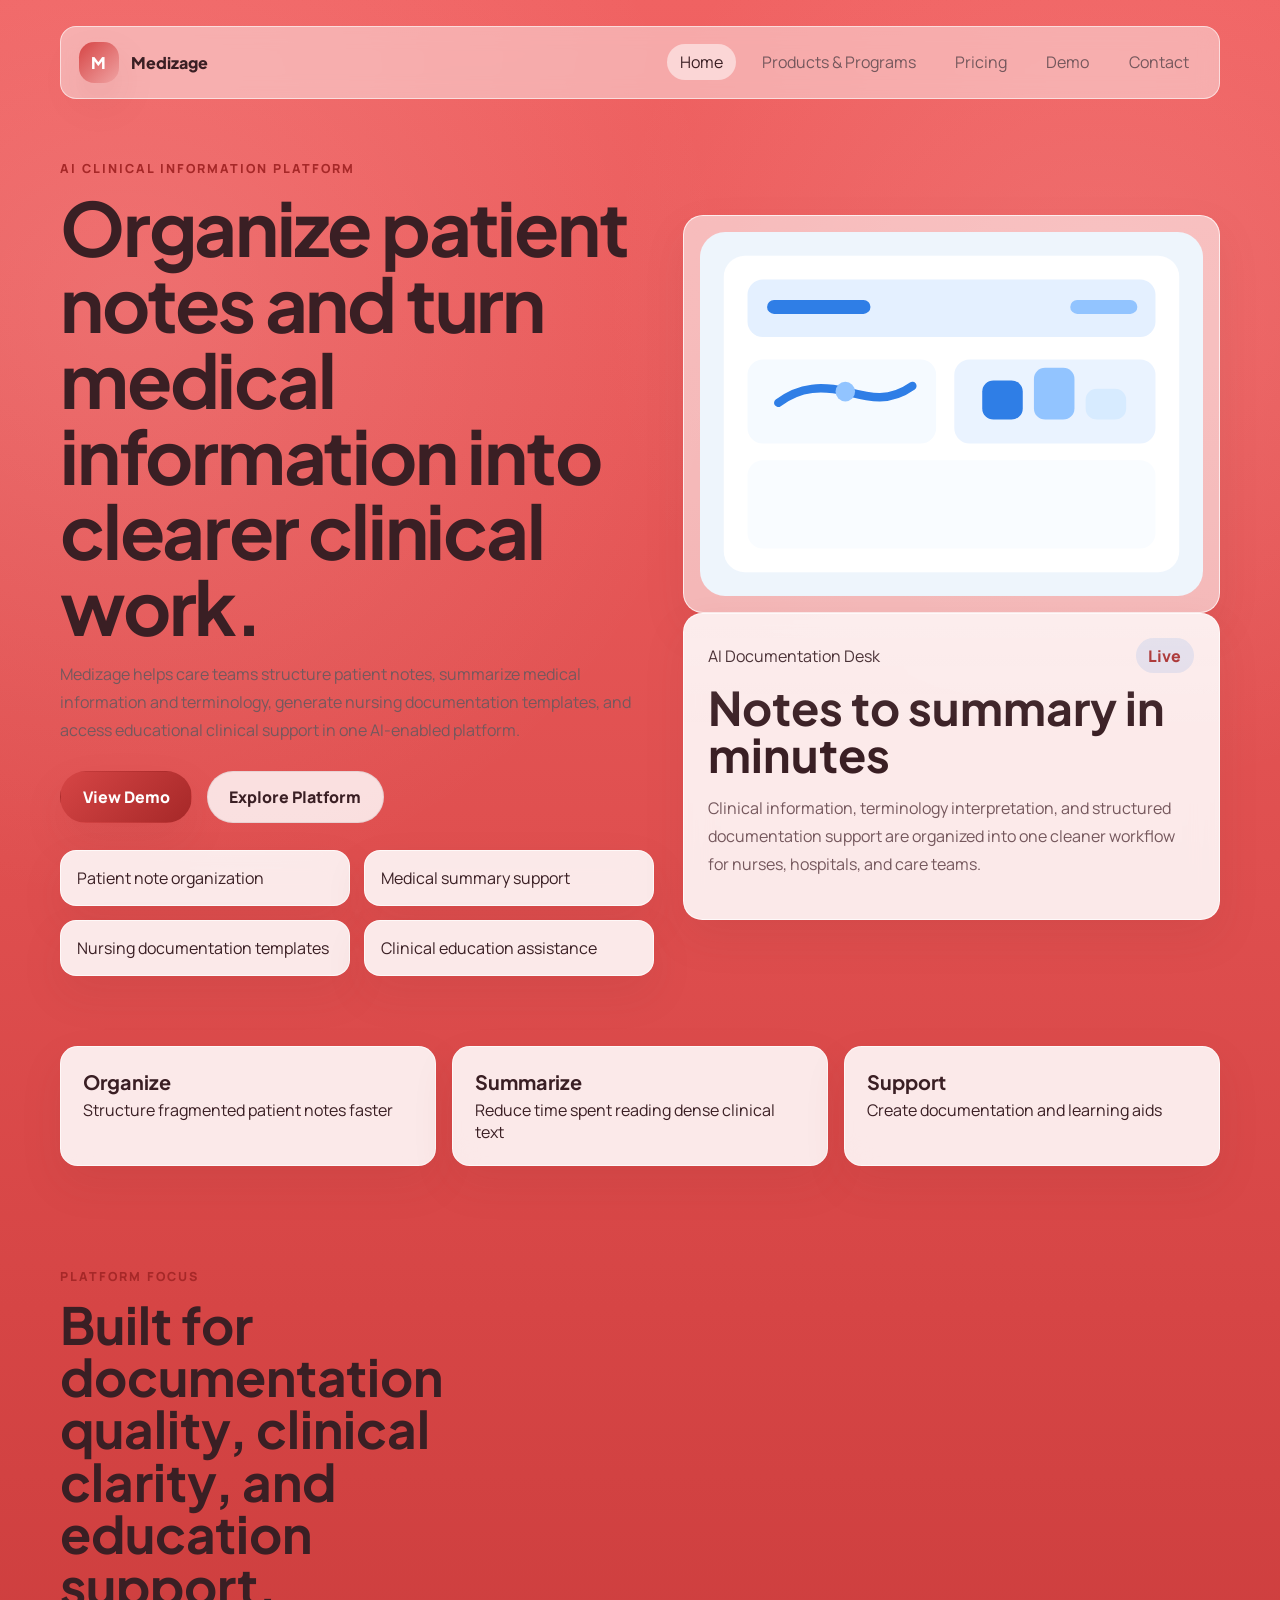
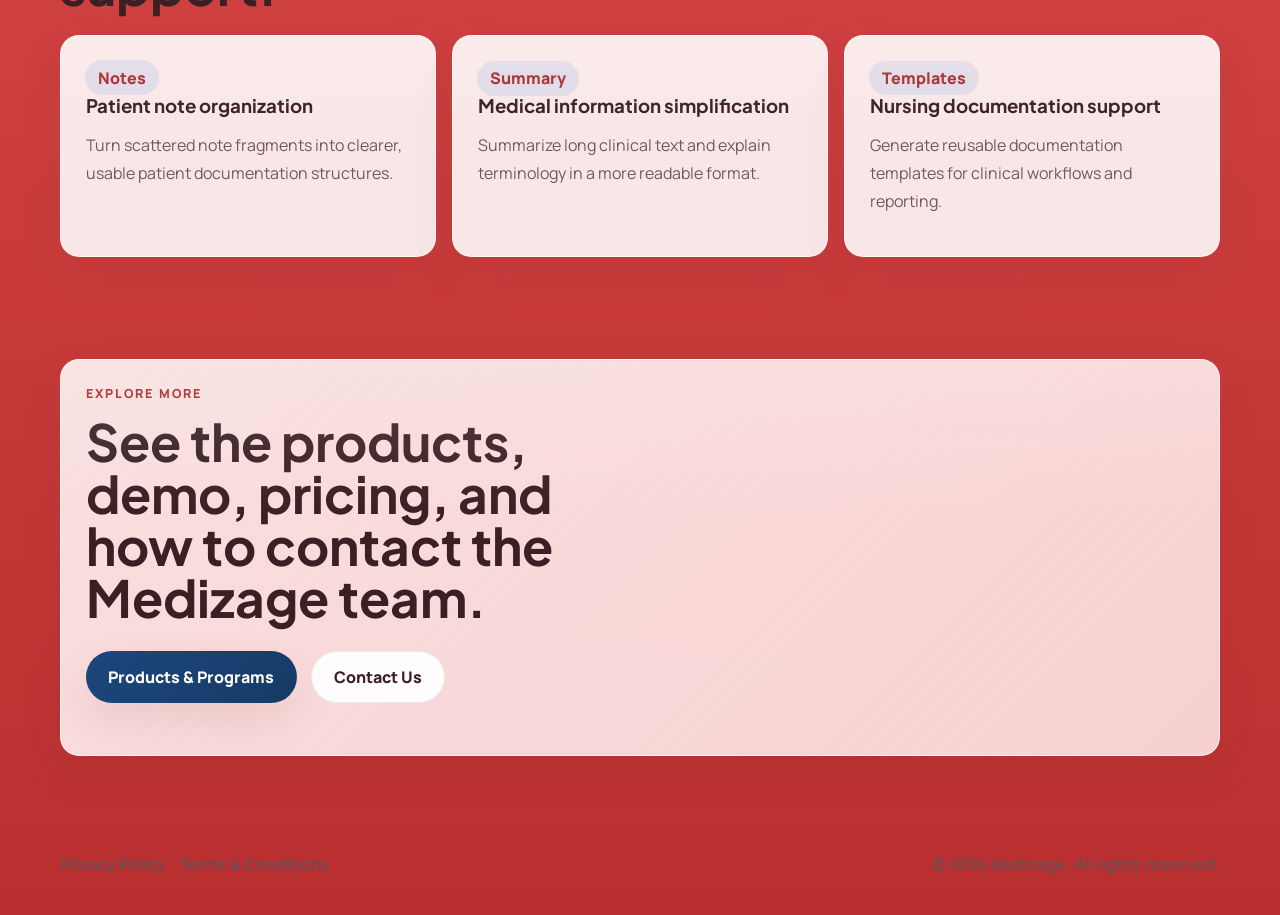
<file: index.html>
<!DOCTYPE html>
<html lang="en">
<head>
  <meta charset="UTF-8">
  <meta name="viewport" content="width=device-width, initial-scale=1.0">
  <title>Medizage | AI Clinical Documentation Platform</title>
  <meta name="description" content="Medizage is an AI platform that organizes patient notes, summarizes medical information and terminology, creates nursing documentation templates, and provides educational clinical information.">
  <link rel="preconnect" href="https://fonts.googleapis.com">
  <link rel="preconnect" href="https://fonts.gstatic.com" crossorigin>
  <link href="https://fonts.googleapis.com/css2?family=Plus+Jakarta+Sans:wght@500;700;800&family=Manrope:wght@400;500;700;800&display=swap" rel="stylesheet">
  <link rel="stylesheet" href="styles.css">
</head>
<body>
  <div class="site-shell">
    <header class="hero">
      <nav class="topbar">
        <a class="brand" href="index.html">
          <span class="brand-mark">M</span>
          <span class="brand-name">Medizage</span>
        </a>
        <div class="nav-links">
          <a class="active" href="index.html">Home</a>
          <a href="products.html">Products & Programs</a>
          <a href="pricing.html">Pricing</a>
          <a href="demo.html">Demo</a>
          <a href="contact.html">Contact</a>
        </div>
      </nav>

      <div class="hero-grid">
        <section class="hero-copy">
          <p class="eyebrow">AI Clinical Information Platform</p>
          <h1>Organize patient notes and turn medical information into clearer clinical work.</h1>
          <p class="lead">Medizage helps care teams structure patient notes, summarize medical information and terminology, generate nursing documentation templates, and access educational clinical support in one AI-enabled platform.</p>
          <div class="hero-actions">
            <a class="button button-primary" href="demo.html">View Demo</a>
            <a class="button button-secondary" href="products.html">Explore Platform</a>
          </div>
          <ul class="hero-points">
            <li>Patient note organization</li>
            <li>Medical summary support</li>
            <li>Nursing documentation templates</li>
            <li>Clinical education assistance</li>
          </ul>
        </section>

        <aside class="hero-visual">
          <div class="visual-frame">
            <img class="svg-art" src="assets/clinical-dashboard.svg" alt="Medizage clinical dashboard illustration">
          </div>
          <div class="status-card">
            <div class="status-row">
              <span>AI Documentation Desk</span>
              <span class="live-pill">Live</span>
            </div>
            <h2>Notes to summary in minutes</h2>
            <p>Clinical information, terminology interpretation, and structured documentation support are organized into one cleaner workflow for nurses, hospitals, and care teams.</p>
          </div>
        </aside>
      </div>
    </header>

    <main>
      <section class="section stat-band">
        <div class="stat-box">
          <strong>Organize</strong>
          <span>Structure fragmented patient notes faster</span>
        </div>
        <div class="stat-box">
          <strong>Summarize</strong>
          <span>Reduce time spent reading dense clinical text</span>
        </div>
        <div class="stat-box">
          <strong>Support</strong>
          <span>Create documentation and learning aids</span>
        </div>
      </section>

      <section class="section">
        <div class="section-head">
          <p class="eyebrow">Platform Focus</p>
          <h2>Built for documentation quality, clinical clarity, and education support.</h2>
        </div>
        <div class="feature-grid">
          <article class="feature-card">
            <span class="tag">Notes</span>
            <h3>Patient note organization</h3>
            <p>Turn scattered note fragments into clearer, usable patient documentation structures.</p>
          </article>
          <article class="feature-card">
            <span class="tag">Summary</span>
            <h3>Medical information simplification</h3>
            <p>Summarize long clinical text and explain terminology in a more readable format.</p>
          </article>
          <article class="feature-card">
            <span class="tag">Templates</span>
            <h3>Nursing documentation support</h3>
            <p>Generate reusable documentation templates for clinical workflows and reporting.</p>
          </article>
        </div>
      </section>

      <section class="section cta-section">
        <div class="cta-card">
          <p class="eyebrow">Explore More</p>
          <h2>See the products, demo, pricing, and how to contact the Medizage team.</h2>
          <div class="hero-actions">
            <a class="button button-primary" href="products.html">Products & Programs</a>
            <a class="button button-secondary light" href="contact.html">Contact Us</a>
          </div>
        </div>
      </section>
    </main>

    <footer class="site-footer">
      <div class="footer-links">
        <a href="privacy.html">Privacy Policy</a>
        <a href="terms.html">Terms & Conditions</a>
      </div>
      <p>© 2026 Medizage. All rights reserved.</p>
    </footer>
  </div>
</body>
</html>
</file>
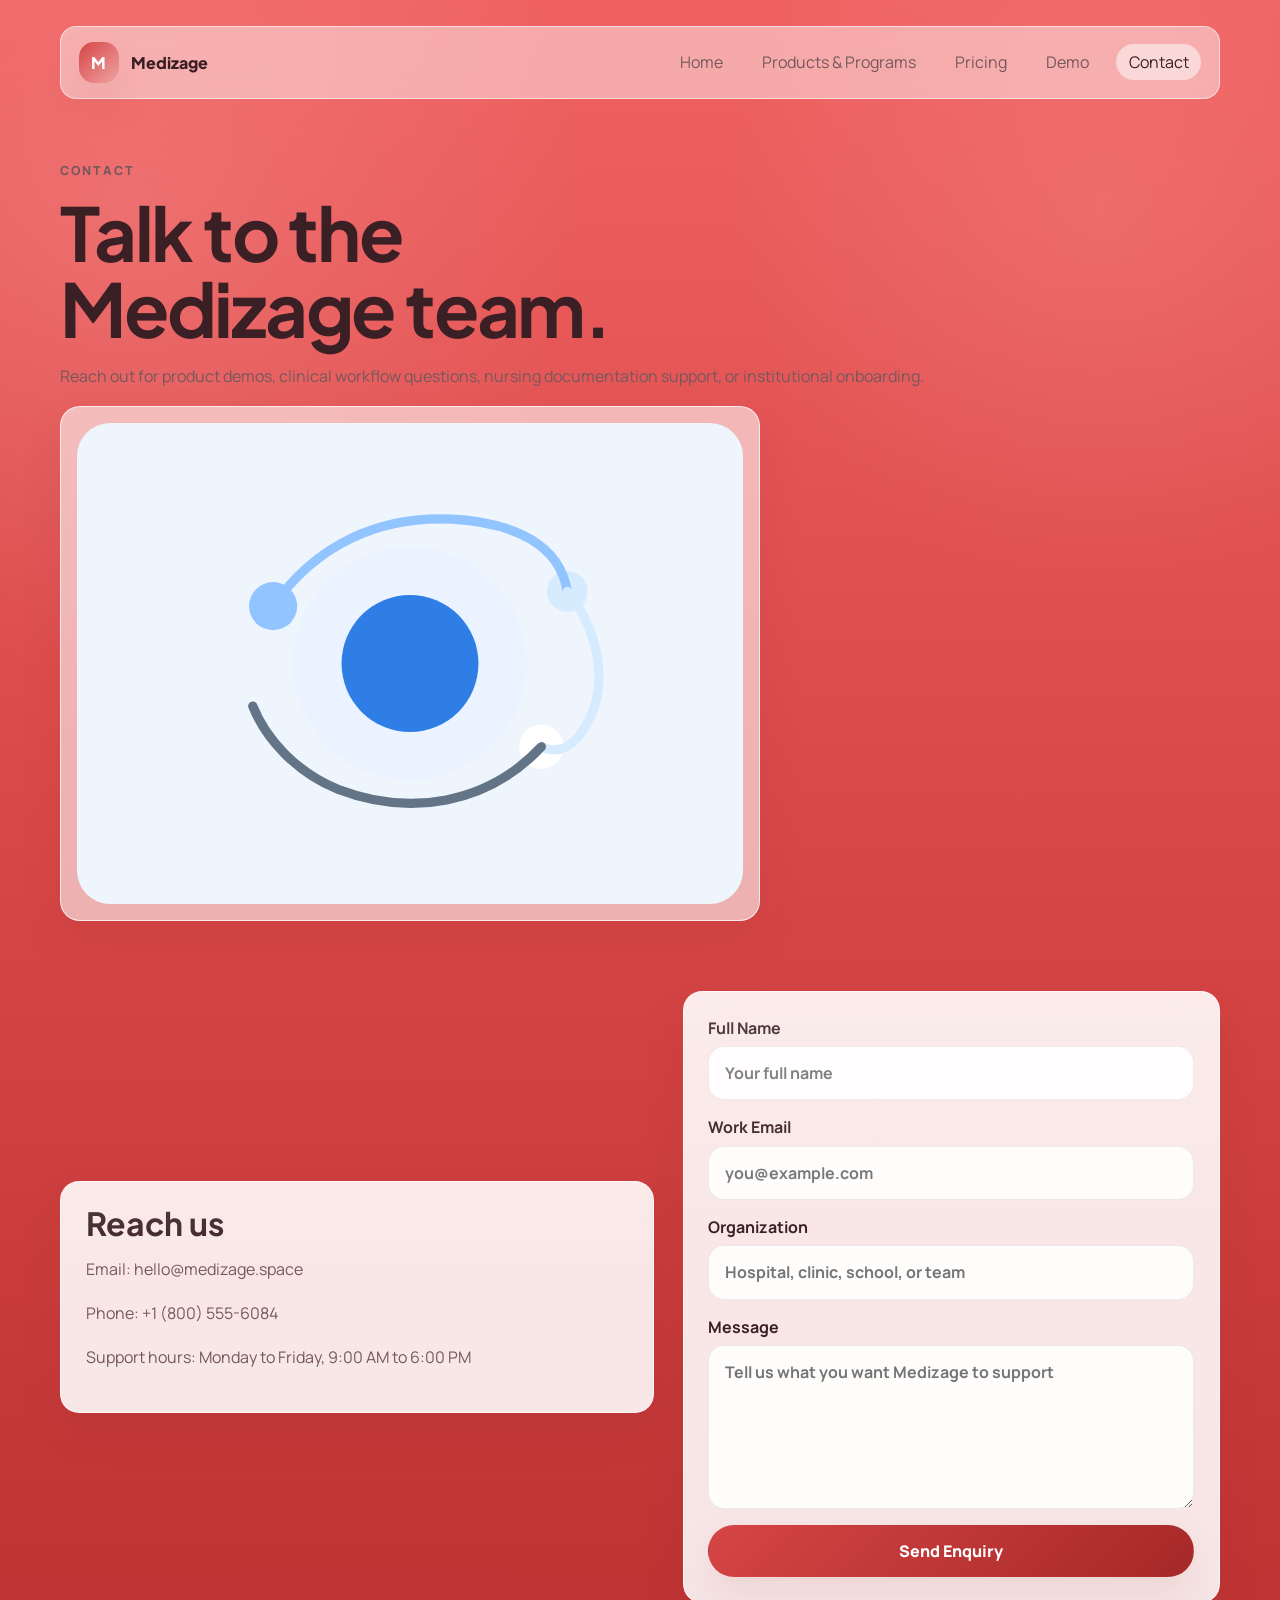
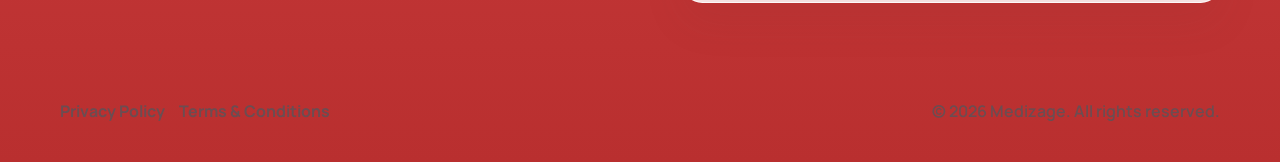
<file: contact.html>
<!DOCTYPE html>
<html lang="en">
<head>
  <meta charset="UTF-8">
  <meta name="viewport" content="width=device-width, initial-scale=1.0">
  <title>Contact | Medizage</title>
  <meta name="description" content="Contact Medizage for demos, pricing, and AI clinical documentation platform enquiries.">
  <link rel="preconnect" href="https://fonts.googleapis.com">
  <link rel="preconnect" href="https://fonts.gstatic.com" crossorigin>
  <link href="https://fonts.googleapis.com/css2?family=Plus+Jakarta+Sans:wght@500;700;800&family=Manrope:wght@400;500;700;800&display=swap" rel="stylesheet">
  <link rel="stylesheet" href="styles.css">
</head>
<body>
  <div class="site-shell">
    <header class="subhero">
      <nav class="topbar">
        <a class="brand" href="index.html">
          <span class="brand-mark">M</span>
          <span class="brand-name">Medizage</span>
        </a>
        <div class="nav-links">
          <a href="index.html">Home</a>
          <a href="products.html">Products & Programs</a>
          <a href="pricing.html">Pricing</a>
          <a href="demo.html">Demo</a>
          <a class="active" href="contact.html">Contact</a>
        </div>
      </nav>
      <div class="subhero-copy">
        <p class="eyebrow">Contact</p>
        <h1>Talk to the Medizage team.</h1>
        <p>Reach out for product demos, clinical workflow questions, nursing documentation support, or institutional onboarding.</p>
      </div>
      <div class="subhero-art compact-art">
        <img class="svg-art" src="assets/support-circle.svg" alt="Medizage contact illustration">
      </div>
    </header>

    <main>
      <section class="section contact-grid">
        <div class="contact-card">
          <h2>Reach us</h2>
          <p>Email: hello@medizage.space</p>
          <p>Phone: +1 (800) 555-6084</p>
          <p>Support hours: Monday to Friday, 9:00 AM to 6:00 PM</p>
        </div>

        <form class="contact-form glass-panel">
          <label>
            Full Name
            <input type="text" placeholder="Your full name">
          </label>
          <label>
            Work Email
            <input type="email" placeholder="you@example.com">
          </label>
          <label>
            Organization
            <input type="text" placeholder="Hospital, clinic, school, or team">
          </label>
          <label>
            Message
            <textarea rows="6" placeholder="Tell us what you want Medizage to support"></textarea>
          </label>
          <button class="button button-primary" type="submit">Send Enquiry</button>
        </form>
      </section>
    </main>

    <footer class="site-footer">
      <div class="footer-links">
        <a href="privacy.html">Privacy Policy</a>
        <a href="terms.html">Terms & Conditions</a>
      </div>
      <p>© 2026 Medizage. All rights reserved.</p>
    </footer>
  </div>
</body>
</html>
</file>
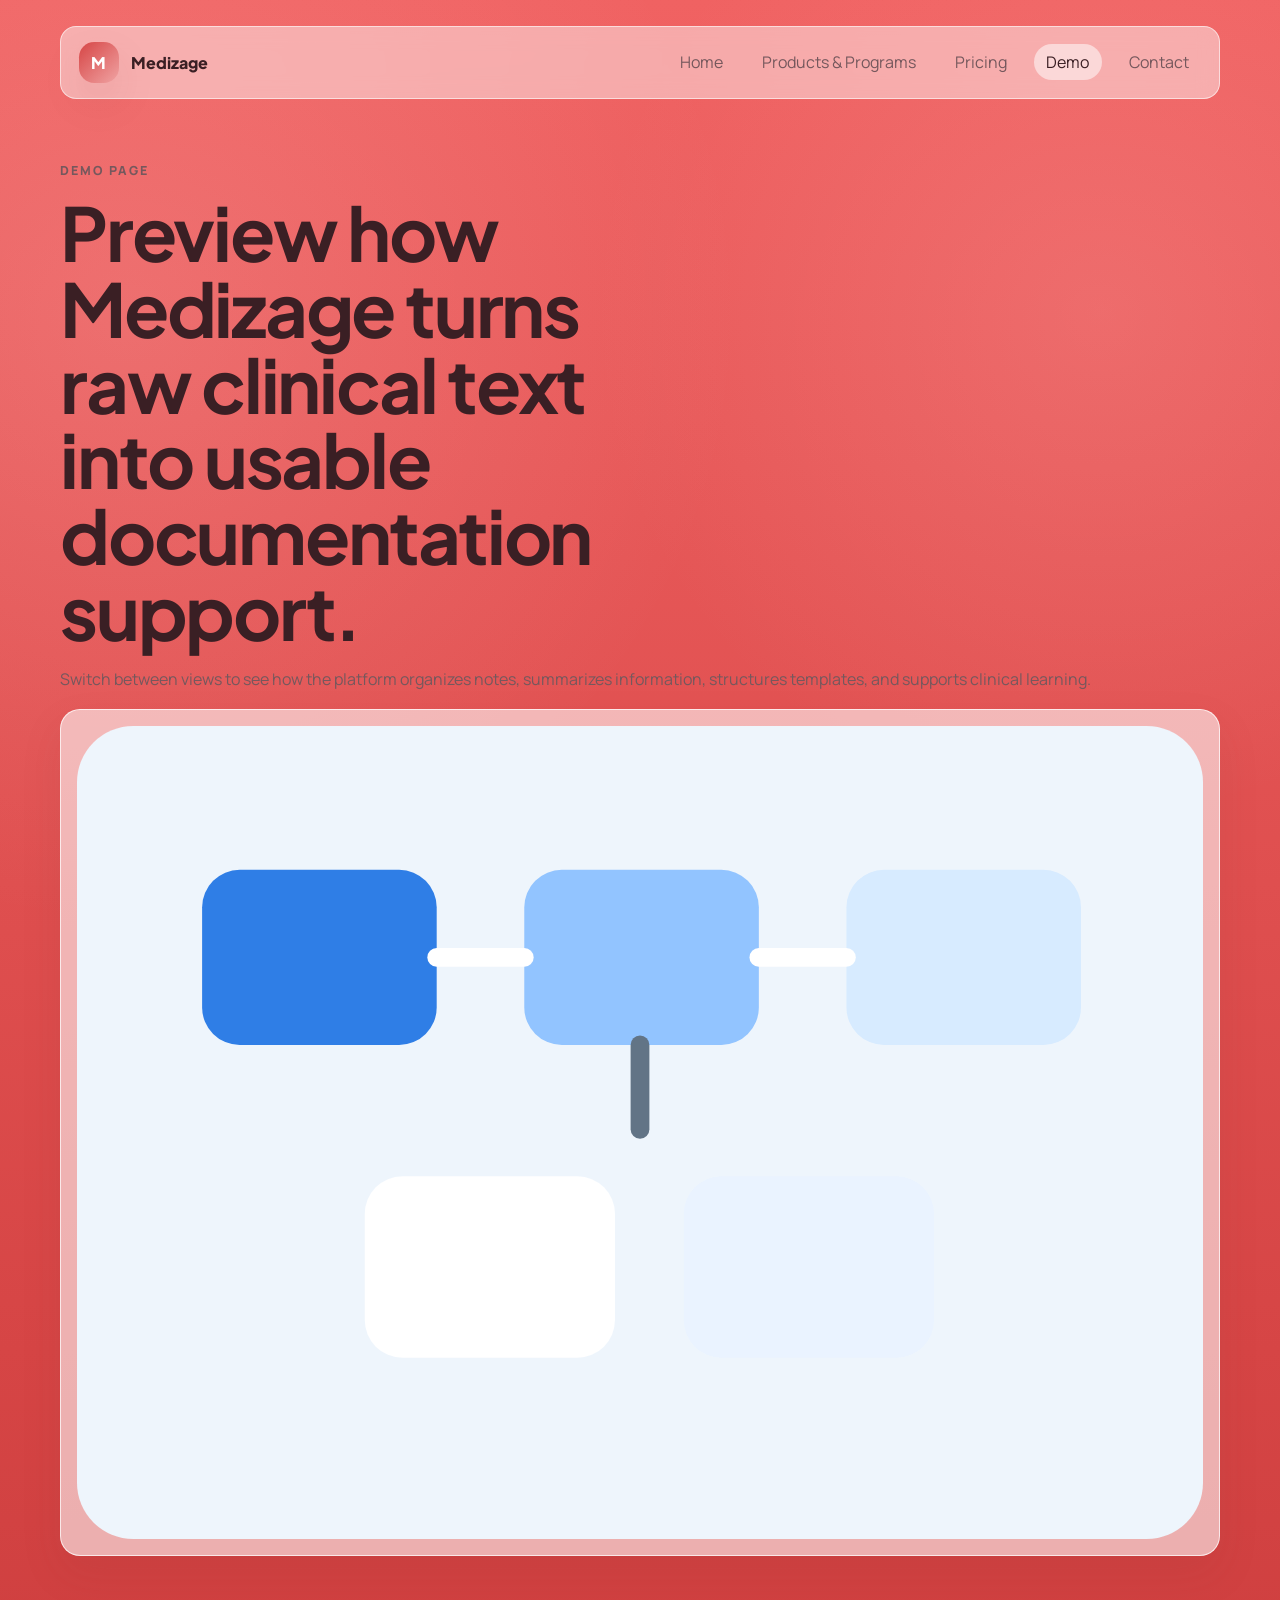
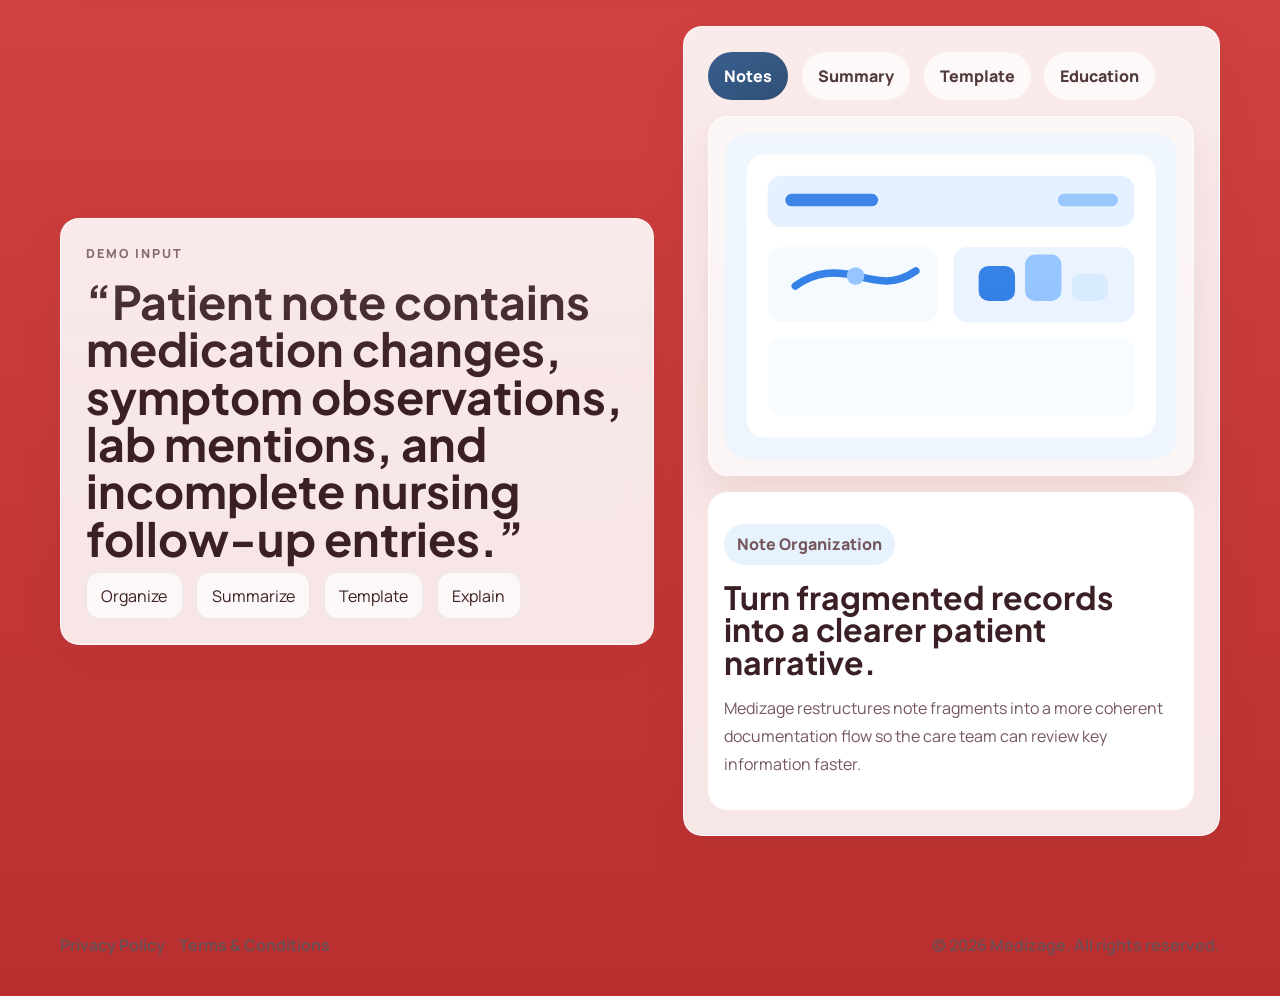
<file: demo.html>
<!DOCTYPE html>
<html lang="en">
<head>
  <meta charset="UTF-8">
  <meta name="viewport" content="width=device-width, initial-scale=1.0">
  <title>Demo | Medizage</title>
  <meta name="description" content="Explore the Medizage demo for AI note organization, medical summaries, documentation templates, and clinical education support.">
  <link rel="preconnect" href="https://fonts.googleapis.com">
  <link rel="preconnect" href="https://fonts.gstatic.com" crossorigin>
  <link href="https://fonts.googleapis.com/css2?family=Plus+Jakarta+Sans:wght@500;700;800&family=Manrope:wght@400;500;700;800&display=swap" rel="stylesheet">
  <link rel="stylesheet" href="styles.css">
</head>
<body>
  <div class="site-shell">
    <header class="subhero">
      <nav class="topbar">
        <a class="brand" href="index.html">
          <span class="brand-mark">M</span>
          <span class="brand-name">Medizage</span>
        </a>
        <div class="nav-links">
          <a href="index.html">Home</a>
          <a href="products.html">Products & Programs</a>
          <a href="pricing.html">Pricing</a>
          <a class="active" href="demo.html">Demo</a>
          <a href="contact.html">Contact</a>
        </div>
      </nav>
      <div class="subhero-copy">
        <p class="eyebrow">Demo Page</p>
        <h1>Preview how Medizage turns raw clinical text into usable documentation support.</h1>
        <p>Switch between views to see how the platform organizes notes, summarizes information, structures templates, and supports clinical learning.</p>
      </div>
      <div class="subhero-art">
        <img class="svg-art" src="assets/care-structure.svg" alt="Medizage demo illustration">
      </div>
    </header>

    <main>
      <section class="section demo-grid">
        <div class="summary-card">
          <p class="eyebrow">Demo Input</p>
          <h2>“Patient note contains medication changes, symptom observations, lab mentions, and incomplete nursing follow-up entries.”</h2>
          <div class="chip-row">
            <span>Organize</span>
            <span>Summarize</span>
            <span>Template</span>
            <span>Explain</span>
          </div>
        </div>

        <div class="interactive-card">
          <div class="tab-row" role="tablist" aria-label="Medizage demo views">
            <button class="tab-button active" data-topic="notes" type="button">Notes</button>
            <button class="tab-button" data-topic="summary" type="button">Summary</button>
            <button class="tab-button" data-topic="template" type="button">Template</button>
            <button class="tab-button" data-topic="education" type="button">Education</button>
          </div>
          <div class="demo-image-wrap">
            <img class="svg-art" src="assets/clinical-dashboard.svg" alt="Clinical information dashboard illustration">
          </div>
          <div class="demo-body">
            <p class="demo-label" id="demo-label">Note Organization</p>
            <h3 id="demo-title">Turn fragmented records into a clearer patient narrative.</h3>
            <p id="demo-text">Medizage restructures note fragments into a more coherent documentation flow so the care team can review key information faster.</p>
          </div>
        </div>
      </section>
    </main>

    <footer class="site-footer">
      <div class="footer-links">
        <a href="privacy.html">Privacy Policy</a>
        <a href="terms.html">Terms & Conditions</a>
      </div>
      <p>© 2026 Medizage. All rights reserved.</p>
    </footer>
  </div>

  <script src="script.js"></script>
</body>
</html>
</file>
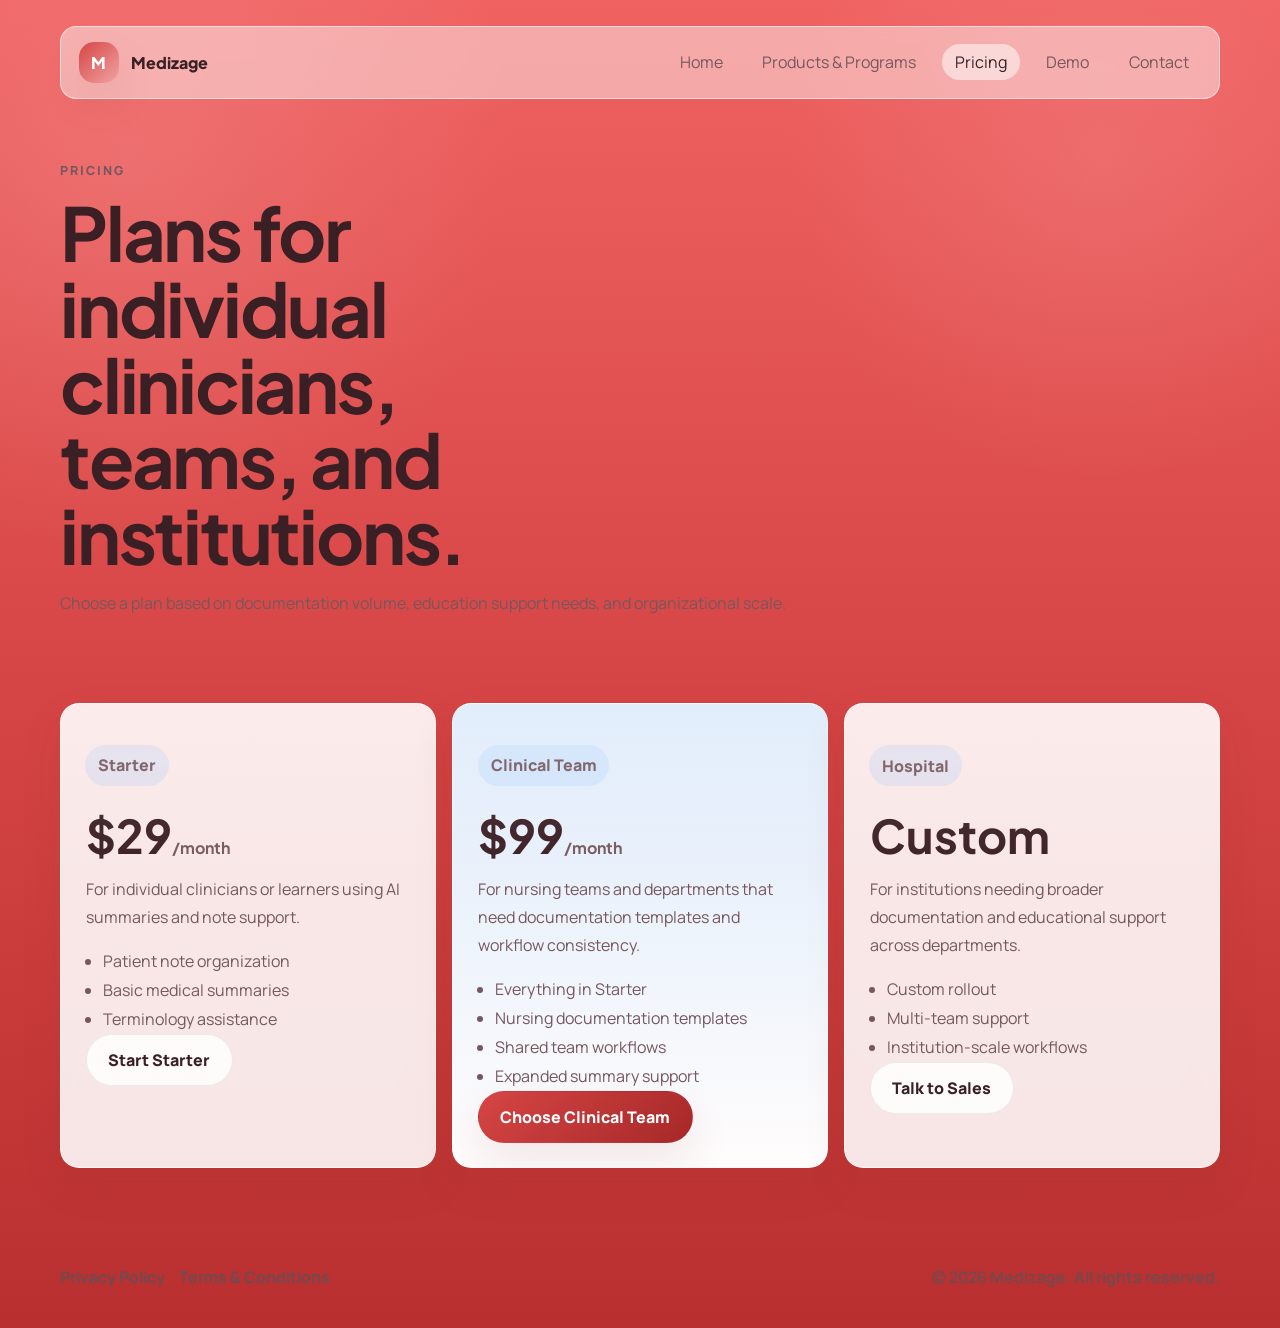
<file: pricing.html>
<!DOCTYPE html>
<html lang="en">
<head>
  <meta charset="UTF-8">
  <meta name="viewport" content="width=device-width, initial-scale=1.0">
  <title>Pricing | Medizage</title>
  <meta name="description" content="View Medizage pricing plans for AI clinical documentation, summaries, and nursing templates.">
  <link rel="preconnect" href="https://fonts.googleapis.com">
  <link rel="preconnect" href="https://fonts.gstatic.com" crossorigin>
  <link href="https://fonts.googleapis.com/css2?family=Plus+Jakarta+Sans:wght@500;700;800&family=Manrope:wght@400;500;700;800&display=swap" rel="stylesheet">
  <link rel="stylesheet" href="styles.css">
</head>
<body>
  <div class="site-shell">
    <header class="subhero">
      <nav class="topbar">
        <a class="brand" href="index.html">
          <span class="brand-mark">M</span>
          <span class="brand-name">Medizage</span>
        </a>
        <div class="nav-links">
          <a href="index.html">Home</a>
          <a href="products.html">Products & Programs</a>
          <a class="active" href="pricing.html">Pricing</a>
          <a href="demo.html">Demo</a>
          <a href="contact.html">Contact</a>
        </div>
      </nav>
      <div class="subhero-copy">
        <p class="eyebrow">Pricing</p>
        <h1>Plans for individual clinicians, teams, and institutions.</h1>
        <p>Choose a plan based on documentation volume, education support needs, and organizational scale.</p>
      </div>
    </header>

    <main>
      <section class="section pricing-grid">
        <article class="price-card">
          <p class="price-label">Starter</p>
          <h2>$29<span>/month</span></h2>
          <p>For individual clinicians or learners using AI summaries and note support.</p>
          <ul class="detail-list">
            <li>Patient note organization</li>
            <li>Basic medical summaries</li>
            <li>Terminology assistance</li>
          </ul>
          <a class="button button-secondary" href="contact.html">Start Starter</a>
        </article>

        <article class="price-card featured">
          <p class="price-label">Clinical Team</p>
          <h2>$99<span>/month</span></h2>
          <p>For nursing teams and departments that need documentation templates and workflow consistency.</p>
          <ul class="detail-list">
            <li>Everything in Starter</li>
            <li>Nursing documentation templates</li>
            <li>Shared team workflows</li>
            <li>Expanded summary support</li>
          </ul>
          <a class="button button-primary" href="contact.html">Choose Clinical Team</a>
        </article>

        <article class="price-card">
          <p class="price-label">Hospital</p>
          <h2>Custom</h2>
          <p>For institutions needing broader documentation and educational support across departments.</p>
          <ul class="detail-list">
            <li>Custom rollout</li>
            <li>Multi-team support</li>
            <li>Institution-scale workflows</li>
          </ul>
          <a class="button button-secondary" href="contact.html">Talk to Sales</a>
        </article>
      </section>
    </main>

    <footer class="site-footer">
      <div class="footer-links">
        <a href="privacy.html">Privacy Policy</a>
        <a href="terms.html">Terms & Conditions</a>
      </div>
      <p>© 2026 Medizage. All rights reserved.</p>
    </footer>
  </div>
</body>
</html>
</file>
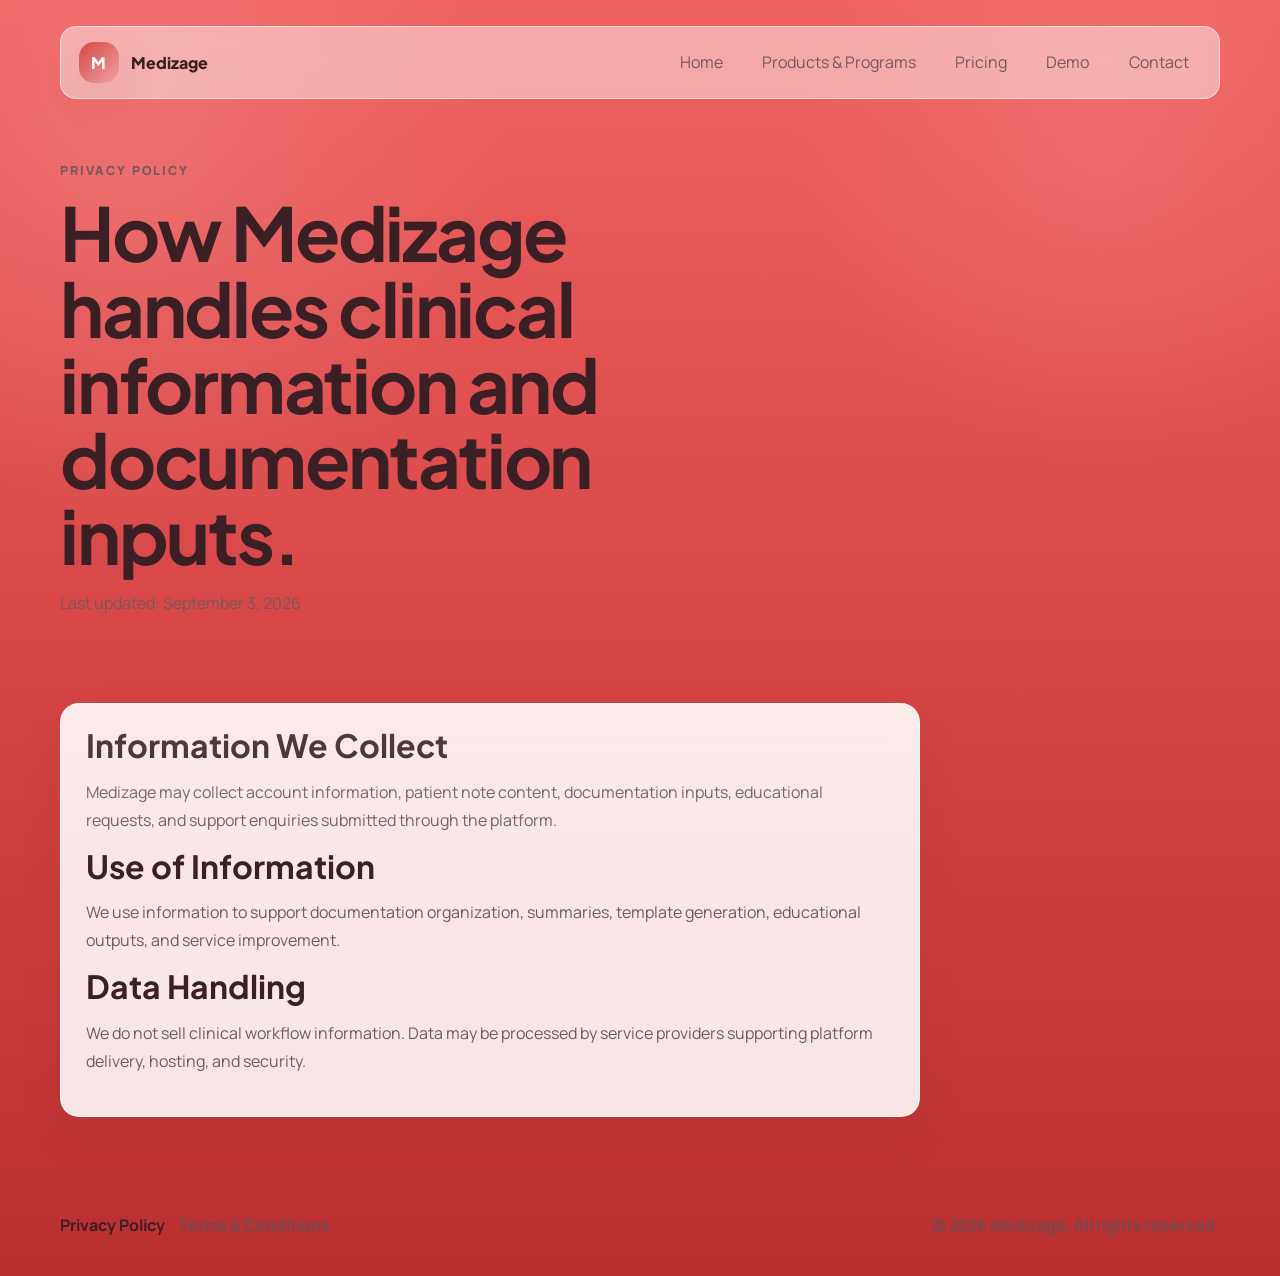
<file: privacy.html>
<!DOCTYPE html>
<html lang="en">
<head>
  <meta charset="UTF-8">
  <meta name="viewport" content="width=device-width, initial-scale=1.0">
  <title>Privacy Policy | Medizage</title>
  <meta name="description" content="Read the Medizage privacy policy for AI clinical information and documentation support workflows.">
  <link rel="preconnect" href="https://fonts.googleapis.com">
  <link rel="preconnect" href="https://fonts.gstatic.com" crossorigin>
  <link href="https://fonts.googleapis.com/css2?family=Plus+Jakarta+Sans:wght@500;700;800&family=Manrope:wght@400;500;700;800&display=swap" rel="stylesheet">
  <link rel="stylesheet" href="styles.css">
</head>
<body>
  <div class="site-shell">
    <header class="subhero">
      <nav class="topbar">
        <a class="brand" href="index.html">
          <span class="brand-mark">M</span>
          <span class="brand-name">Medizage</span>
        </a>
        <div class="nav-links">
          <a href="index.html">Home</a>
          <a href="products.html">Products & Programs</a>
          <a href="pricing.html">Pricing</a>
          <a href="demo.html">Demo</a>
          <a href="contact.html">Contact</a>
        </div>
      </nav>
      <div class="subhero-copy">
        <p class="eyebrow">Privacy Policy</p>
        <h1>How Medizage handles clinical information and documentation inputs.</h1>
        <p>Last updated: September 3, 2026</p>
      </div>
    </header>
    <main>
      <section class="section legal-section">
        <article class="legal-card">
          <h2>Information We Collect</h2>
          <p>Medizage may collect account information, patient note content, documentation inputs, educational requests, and support enquiries submitted through the platform.</p>
          <h2>Use of Information</h2>
          <p>We use information to support documentation organization, summaries, template generation, educational outputs, and service improvement.</p>
          <h2>Data Handling</h2>
          <p>We do not sell clinical workflow information. Data may be processed by service providers supporting platform delivery, hosting, and security.</p>
        </article>
      </section>
    </main>
    <footer class="site-footer">
      <div class="footer-links">
        <a class="active" href="privacy.html">Privacy Policy</a>
        <a href="terms.html">Terms & Conditions</a>
      </div>
      <p>© 2026 Medizage. All rights reserved.</p>
    </footer>
  </div>
</body>
</html>
</file>
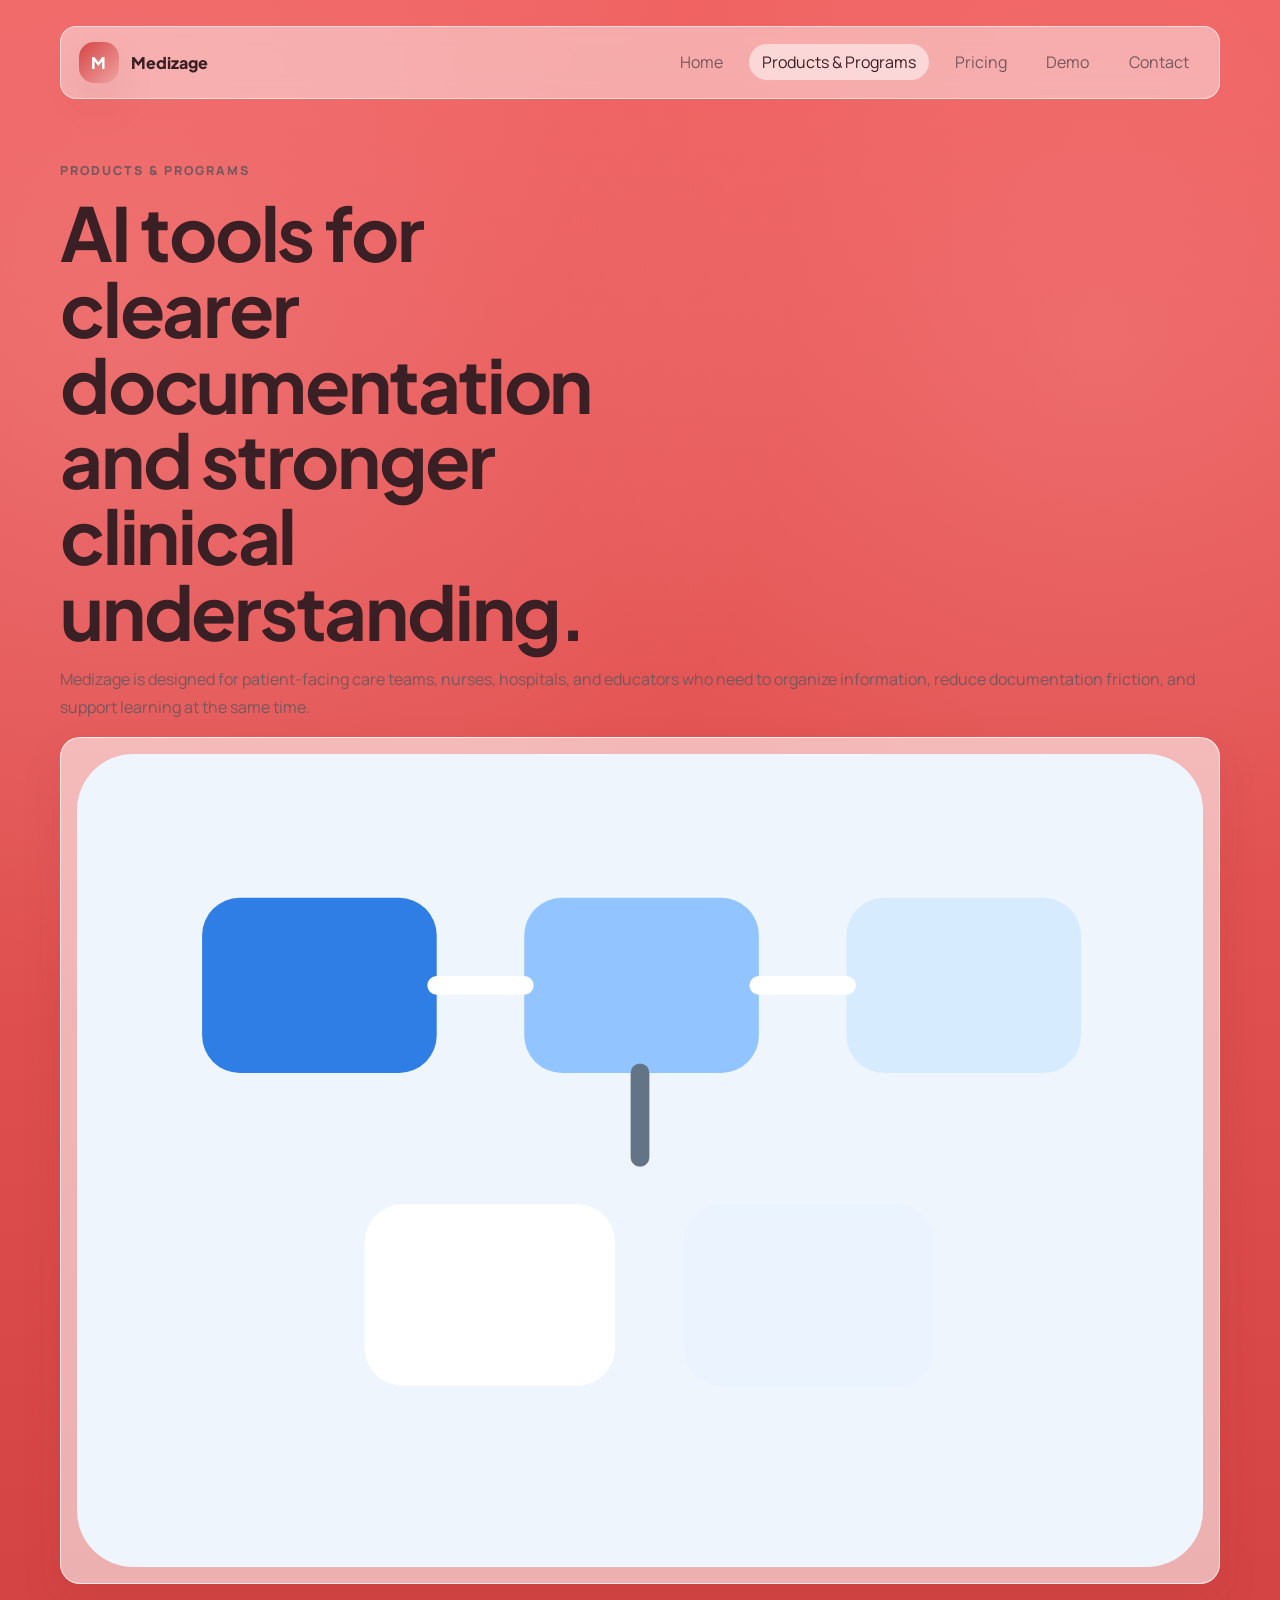
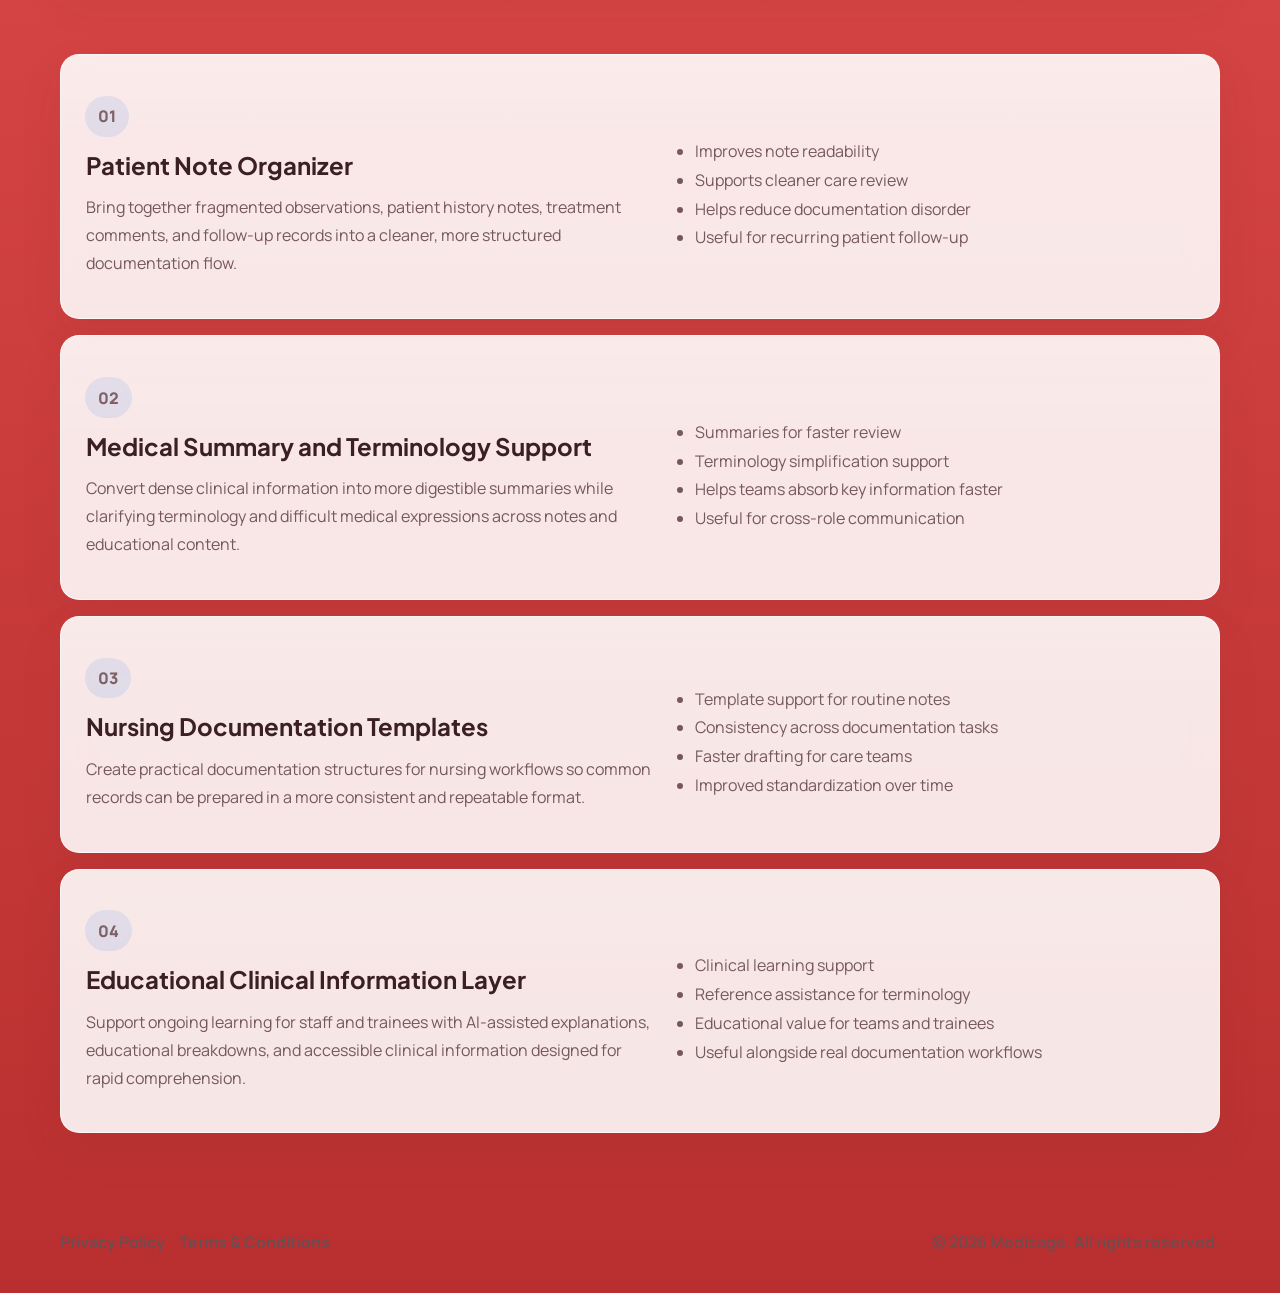
<file: products.html>
<!DOCTYPE html>
<html lang="en">
<head>
  <meta charset="UTF-8">
  <meta name="viewport" content="width=device-width, initial-scale=1.0">
  <title>Products & Programs | Medizage</title>
  <meta name="description" content="Explore Medizage products and program features for AI patient note organization, medical summaries, nursing templates, and clinical education support.">
  <link rel="preconnect" href="https://fonts.googleapis.com">
  <link rel="preconnect" href="https://fonts.gstatic.com" crossorigin>
  <link href="https://fonts.googleapis.com/css2?family=Plus+Jakarta+Sans:wght@500;700;800&family=Manrope:wght@400;500;700;800&display=swap" rel="stylesheet">
  <link rel="stylesheet" href="styles.css">
</head>
<body>
  <div class="site-shell">
    <header class="subhero">
      <nav class="topbar">
        <a class="brand" href="index.html">
          <span class="brand-mark">M</span>
          <span class="brand-name">Medizage</span>
        </a>
        <div class="nav-links">
          <a href="index.html">Home</a>
          <a class="active" href="products.html">Products & Programs</a>
          <a href="pricing.html">Pricing</a>
          <a href="demo.html">Demo</a>
          <a href="contact.html">Contact</a>
        </div>
      </nav>
      <div class="subhero-copy">
        <p class="eyebrow">Products & Programs</p>
        <h1>AI tools for clearer documentation and stronger clinical understanding.</h1>
        <p>Medizage is designed for patient-facing care teams, nurses, hospitals, and educators who need to organize information, reduce documentation friction, and support learning at the same time.</p>
      </div>
      <div class="subhero-art">
        <img class="svg-art" src="assets/care-structure.svg" alt="Medizage care structure illustration">
      </div>
    </header>

    <main>
      <section class="section stack">
        <article class="panel wide">
          <div>
            <p class="tag">01</p>
            <h2>Patient Note Organizer</h2>
            <p>Bring together fragmented observations, patient history notes, treatment comments, and follow-up records into a cleaner, more structured documentation flow.</p>
          </div>
          <ul class="detail-list">
            <li>Improves note readability</li>
            <li>Supports cleaner care review</li>
            <li>Helps reduce documentation disorder</li>
            <li>Useful for recurring patient follow-up</li>
          </ul>
        </article>

        <article class="panel wide">
          <div>
            <p class="tag">02</p>
            <h2>Medical Summary and Terminology Support</h2>
            <p>Convert dense clinical information into more digestible summaries while clarifying terminology and difficult medical expressions across notes and educational content.</p>
          </div>
          <ul class="detail-list">
            <li>Summaries for faster review</li>
            <li>Terminology simplification support</li>
            <li>Helps teams absorb key information faster</li>
            <li>Useful for cross-role communication</li>
          </ul>
        </article>

        <article class="panel wide">
          <div>
            <p class="tag">03</p>
            <h2>Nursing Documentation Templates</h2>
            <p>Create practical documentation structures for nursing workflows so common records can be prepared in a more consistent and repeatable format.</p>
          </div>
          <ul class="detail-list">
            <li>Template support for routine notes</li>
            <li>Consistency across documentation tasks</li>
            <li>Faster drafting for care teams</li>
            <li>Improved standardization over time</li>
          </ul>
        </article>

        <article class="panel wide">
          <div>
            <p class="tag">04</p>
            <h2>Educational Clinical Information Layer</h2>
            <p>Support ongoing learning for staff and trainees with AI-assisted explanations, educational breakdowns, and accessible clinical information designed for rapid comprehension.</p>
          </div>
          <ul class="detail-list">
            <li>Clinical learning support</li>
            <li>Reference assistance for terminology</li>
            <li>Educational value for teams and trainees</li>
            <li>Useful alongside real documentation workflows</li>
          </ul>
        </article>
      </section>
    </main>

    <footer class="site-footer">
      <div class="footer-links">
        <a href="privacy.html">Privacy Policy</a>
        <a href="terms.html">Terms & Conditions</a>
      </div>
      <p>© 2026 Medizage. All rights reserved.</p>
    </footer>
  </div>
</body>
</html>
</file>
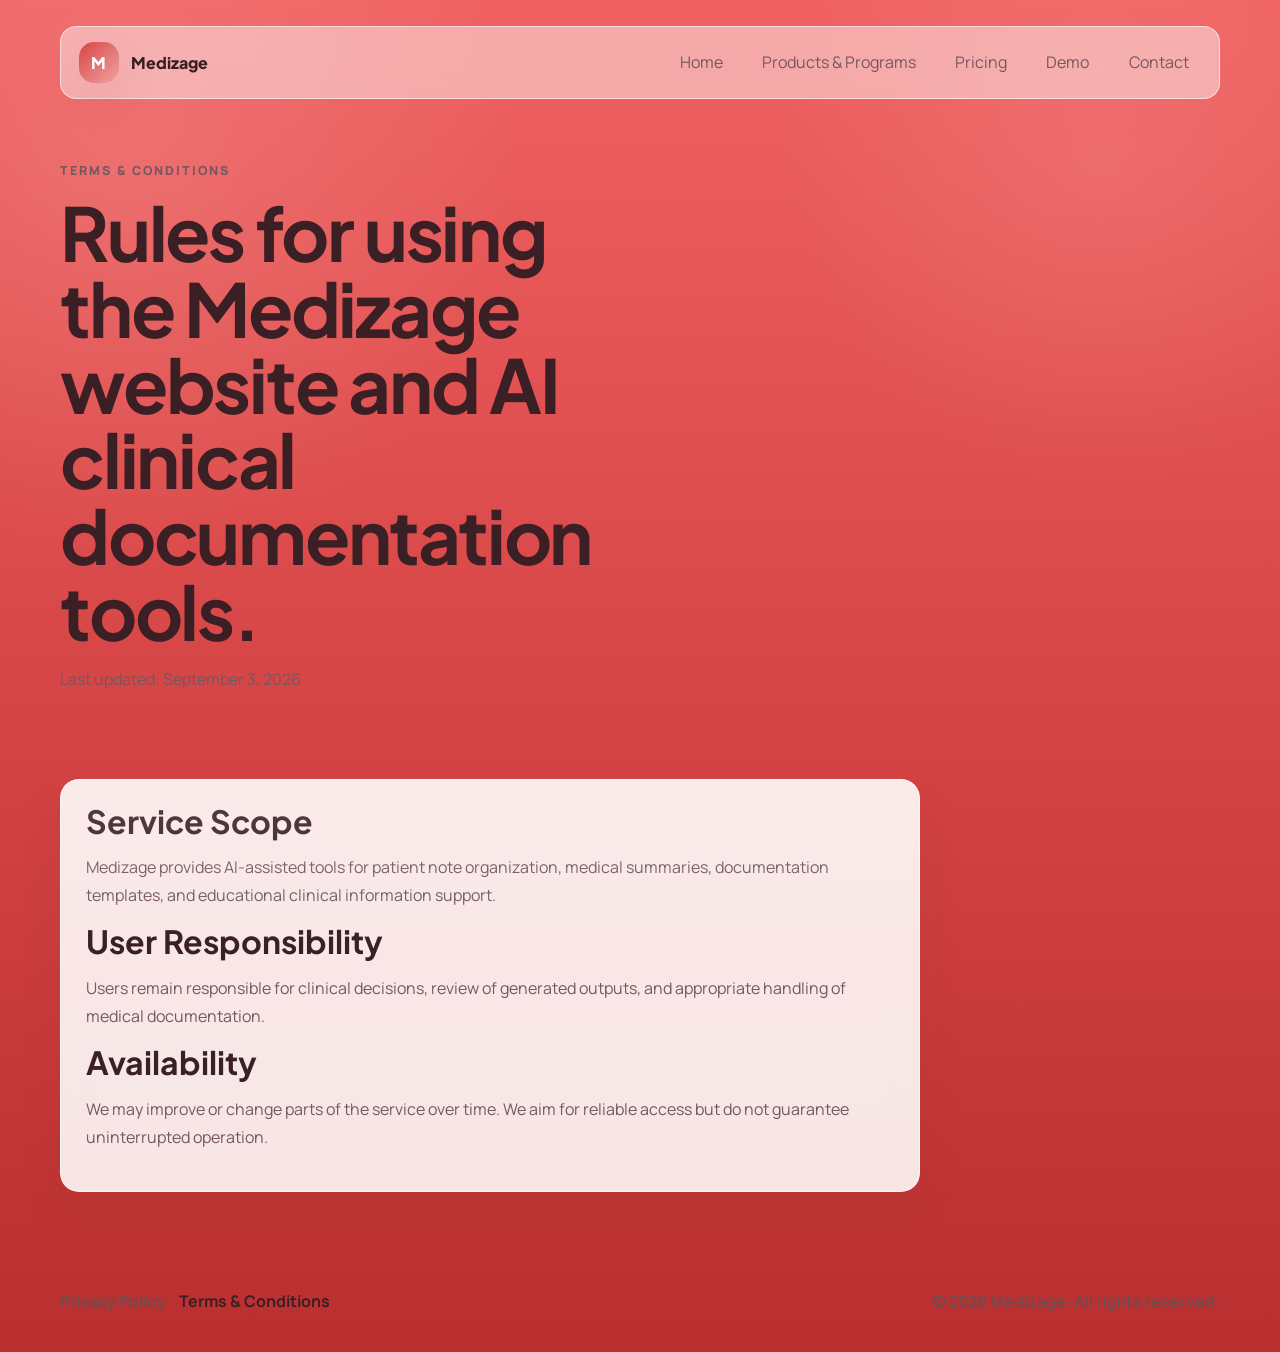
<file: terms.html>
<!DOCTYPE html>
<html lang="en">
<head>
  <meta charset="UTF-8">
  <meta name="viewport" content="width=device-width, initial-scale=1.0">
  <title>Terms & Conditions | Medizage</title>
  <meta name="description" content="Read the Medizage terms and conditions for using the AI clinical documentation and information website and platform.">
  <link rel="preconnect" href="https://fonts.googleapis.com">
  <link rel="preconnect" href="https://fonts.gstatic.com" crossorigin>
  <link href="https://fonts.googleapis.com/css2?family=Plus+Jakarta+Sans:wght@500;700;800&family=Manrope:wght@400;500;700;800&display=swap" rel="stylesheet">
  <link rel="stylesheet" href="styles.css">
</head>
<body>
  <div class="site-shell">
    <header class="subhero">
      <nav class="topbar">
        <a class="brand" href="index.html">
          <span class="brand-mark">M</span>
          <span class="brand-name">Medizage</span>
        </a>
        <div class="nav-links">
          <a href="index.html">Home</a>
          <a href="products.html">Products & Programs</a>
          <a href="pricing.html">Pricing</a>
          <a href="demo.html">Demo</a>
          <a href="contact.html">Contact</a>
        </div>
      </nav>
      <div class="subhero-copy">
        <p class="eyebrow">Terms & Conditions</p>
        <h1>Rules for using the Medizage website and AI clinical documentation tools.</h1>
        <p>Last updated: September 3, 2026</p>
      </div>
    </header>
    <main>
      <section class="section legal-section">
        <article class="legal-card">
          <h2>Service Scope</h2>
          <p>Medizage provides AI-assisted tools for patient note organization, medical summaries, documentation templates, and educational clinical information support.</p>
          <h2>User Responsibility</h2>
          <p>Users remain responsible for clinical decisions, review of generated outputs, and appropriate handling of medical documentation.</p>
          <h2>Availability</h2>
          <p>We may improve or change parts of the service over time. We aim for reliable access but do not guarantee uninterrupted operation.</p>
        </article>
      </section>
    </main>
    <footer class="site-footer">
      <div class="footer-links">
        <a href="privacy.html">Privacy Policy</a>
        <a class="active" href="terms.html">Terms & Conditions</a>
      </div>
      <p>© 2026 Medizage. All rights reserved.</p>
    </footer>
  </div>
</body>
</html>
</file>
<file: styles.css>
:root {
  --bg: #f8ecec;
  --panel: rgba(255, 255, 255, 0.88);
  --panel-solid: #ffffff;
  --text: #3a1f24;
  --muted: #75585d;
  --line: rgba(58, 31, 36, 0.09);
  --primary: #d64545;
  --primary-deep: #a62828;
  --accent: #f0a3a3;
  --accent-2: #f8d6d6;
  --shadow: 0 18px 42px rgba(126, 46, 46, 0.1);
}

* { box-sizing: border-box; }

body {
  margin: 0;
  font-family: "Manrope", sans-serif;
  color: var(--text);
  background:
    radial-gradient(circle at 10% 12%, rgba(255, 214, 214, 0.16), transparent 24%),
    radial-gradient(circle at 86% 12%, rgba(255, 184, 184, 0.18), transparent 20%),
    linear-gradient(180deg, #f06262 0%, #d64545 52%, #b92f2f 100%);
}

a { color: inherit; text-decoration: none; }
button, input, textarea { font: inherit; }
.site-shell { min-height: 100vh; }

.hero, .subhero, .section, .site-footer {
  width: min(1160px, calc(100% - 2rem));
  margin: 0 auto;
}

.hero, .subhero { padding: 1.6rem 0 2.2rem; }

.topbar {
  display: flex;
  justify-content: space-between;
  align-items: center;
  gap: 1rem;
  margin-bottom: 3.8rem;
  padding: 0.95rem 1.1rem;
  border-radius: 1rem;
  background: rgba(255, 255, 255, 0.46);
  border: 1px solid rgba(255, 255, 255, 0.58);
  backdrop-filter: blur(10px);
}

.brand {
  display: flex;
  align-items: center;
  gap: 0.75rem;
  font-family: "Plus Jakarta Sans", sans-serif;
  font-weight: 800;
}

.brand-mark {
  width: 2.55rem;
  height: 2.55rem;
  display: grid;
  place-items: center;
  border-radius: 0.95rem;
  background: linear-gradient(135deg, var(--primary) 0%, var(--accent) 100%);
  color: white;
  box-shadow: var(--shadow);
}

.nav-links, .footer-links, .chip-row, .tab-row {
  display: flex;
  flex-wrap: wrap;
  gap: 0.85rem;
}

.nav-links { color: var(--muted); }

.nav-links a {
  padding: 0.45rem 0.8rem;
  border-radius: 999px;
}

.nav-links a.active,
.nav-links a:hover {
  background: rgba(255, 255, 255, 0.52);
  color: var(--text);
}

.hero-grid, .demo-grid, .contact-grid {
  display: grid;
  grid-template-columns: 1.05fr 0.95fr;
  gap: 1.8rem;
  align-items: center;
}

.eyebrow {
  margin: 0 0 0.8rem;
  text-transform: uppercase;
  letter-spacing: 0.16em;
  font-size: 0.78rem;
  color: var(--primary-deep);
  font-weight: 800;
}

h1, h2, h3 {
  font-family: "Plus Jakarta Sans", sans-serif;
  line-height: 1.02;
  margin: 0;
}

.hero-copy h1, .subhero-copy h1 {
  font-size: clamp(2.7rem, 5.8vw, 5rem);
  max-width: 11ch;
  letter-spacing: -0.03em;
}

.lead, .subhero-copy p, .feature-card p, .panel p, .status-card p, .summary-card p, .demo-body p, .contact-card p, .legal-card p, .price-card p {
  color: var(--muted);
  line-height: 1.75;
}

.hero-actions {
  display: flex;
  flex-wrap: wrap;
  gap: 0.9rem;
  margin: 1.7rem 0;
}

.button {
  display: inline-flex;
  align-items: center;
  justify-content: center;
  min-height: 3.25rem;
  padding: 0 1.35rem;
  border-radius: 999px;
  border: 1px solid transparent;
  font-weight: 800;
}

.button-primary {
  background: linear-gradient(135deg, var(--primary) 0%, var(--primary-deep) 100%);
  color: white;
  box-shadow: var(--shadow);
}

.button-secondary {
  background: rgba(255, 255, 255, 0.82);
  border-color: rgba(31, 45, 58, 0.08);
  color: var(--text);
}

.button-secondary.light {
  background: rgba(255, 255, 255, 0.92);
}

.hero-points {
  list-style: none;
  padding: 0;
  margin: 1rem 0 0;
  display: grid;
  grid-template-columns: repeat(2, minmax(0, 1fr));
  gap: 0.85rem;
}

.hero-points li,
.stat-box,
.feature-card,
.panel,
.status-card,
.summary-card,
.interactive-card,
.glass-panel,
.contact-card,
.legal-card,
.price-card,
.cta-card {
  backdrop-filter: blur(14px);
  background: var(--panel);
  border: 1px solid rgba(255, 255, 255, 0.72);
  box-shadow: var(--shadow);
}

.hero-points li {
  padding: 1rem;
  border-radius: 1rem;
}

.visual-frame, .subhero-art, .demo-image-wrap {
  padding: 1rem;
  border-radius: 1.25rem;
  background: rgba(255, 255, 255, 0.58);
  border: 1px solid rgba(255, 255, 255, 0.72);
  box-shadow: var(--shadow);
}

.svg-art { display: block; width: 100%; height: auto; }

.status-card, .feature-card, .panel, .summary-card, .interactive-card, .glass-panel, .contact-card, .legal-card, .price-card, .cta-card {
  padding: 1.55rem;
  border-radius: 1.2rem;
  position: relative;
  overflow: hidden;
}

.status-card::before, .feature-card::before, .panel::before, .summary-card::before, .interactive-card::before, .glass-panel::before, .contact-card::before, .legal-card::before, .price-card::before, .cta-card::before {
  content: "";
  position: absolute;
  inset: 0;
  background: linear-gradient(180deg, rgba(255, 255, 255, 0.14), transparent 40%);
  pointer-events: none;
}

.status-row, .site-footer {
  display: flex;
  justify-content: space-between;
  align-items: center;
  gap: 1rem;
  flex-wrap: wrap;
}

.live-pill, .tag, .demo-label, .price-label {
  display: inline-flex;
  align-items: center;
  padding: 0.4rem 0.8rem;
  border-radius: 999px;
  font-weight: 800;
}

.live-pill, .tag {
  background: rgba(47, 126, 230, 0.12);
  color: var(--primary-deep);
}

.demo-label, .price-label {
  background: rgba(146, 196, 255, 0.22);
  color: var(--primary-deep);
}

.status-card h2, .summary-card h2, .price-card h2 {
  font-size: clamp(1.8rem, 4vw, 2.9rem);
  margin: 0.65rem 0;
}

.price-card h2 span {
  font-size: 1rem;
  color: var(--muted);
}

.section { padding: 2.2rem 0 4.2rem; }

.stat-band, .feature-grid, .stack {
  display: grid;
  gap: 1rem;
}

.stat-band { grid-template-columns: repeat(3, 1fr); }
.feature-grid { grid-template-columns: repeat(3, minmax(0, 1fr)); }

.stat-box {
  padding: 1.35rem;
  border-radius: 1.1rem;
}

.stat-box strong {
  display: block;
  font-family: "Plus Jakarta Sans", sans-serif;
  font-size: 1.24rem;
  margin-bottom: 0.35rem;
}

.section-head { margin-bottom: 1.5rem; }
.section-head h2, .cta-card h2 { font-size: clamp(2rem, 4vw, 3.4rem); max-width: 13ch; }

.cta-card {
  background:
    linear-gradient(135deg, rgba(248, 214, 214, 0.68), rgba(240, 163, 163, 0.42)),
    rgba(255, 255, 255, 0.94);
}

.cta-card .button-primary {
  background: linear-gradient(135deg, #1c477e 0%, #163a65 100%);
}

.panel.wide {
  display: grid;
  grid-template-columns: 1.05fr 0.95fr;
  gap: 1.25rem;
  align-items: center;
}

.detail-list {
  margin: 1rem 0 0;
  padding-left: 1.1rem;
  color: var(--muted);
  line-height: 1.8;
}

.chip-row span {
  padding: 0.7rem 0.9rem;
  border-radius: 0.85rem;
  background: rgba(255, 255, 255, 0.74);
  border: 1px solid rgba(31, 45, 58, 0.08);
}

.tab-button {
  border: 0;
  border-radius: 999px;
  padding: 0.8rem 1rem;
  background: rgba(255, 255, 255, 0.72);
  color: var(--text);
  font-weight: 800;
  cursor: pointer;
}

.tab-button.active {
  background: linear-gradient(135deg, #1c477e 0%, #163a65 100%);
  color: white;
}

.demo-image-wrap { margin: 1rem 0; }

.demo-body {
  padding: 1rem;
  border-radius: 1.2rem;
  background: var(--panel-solid);
}

.demo-body h3, .contact-card h2, .legal-card h2 {
  font-size: 2rem;
  margin-bottom: 0.8rem;
}

.pricing-grid {
  display: flex;
  gap: 1rem;
  flex-wrap: wrap;
}

.price-card {
  flex: 1 1 280px;
}

.price-card.featured {
  background:
    linear-gradient(180deg, rgba(215, 235, 255, 0.82), rgba(255, 255, 255, 0.9)),
    var(--panel);
}

.contact-form {
  display: grid;
  gap: 1rem;
}

.contact-form label {
  display: grid;
  gap: 0.45rem;
  font-weight: 700;
}

.contact-form input,
.contact-form textarea {
  width: 100%;
  padding: 0.95rem 1rem;
  border-radius: 1rem;
  border: 1px solid var(--line);
  background: rgba(255, 255, 255, 0.9);
  color: var(--text);
}

.legal-section { display: grid; }
.legal-card { max-width: 860px; }

.site-footer {
  padding: 1.4rem 0 2.5rem;
  margin-top: 0.5rem;
  background: transparent;
  border: 0;
  border-radius: 0;
  box-shadow: none;
}

.footer-links a { color: #6b4d52; font-weight: 700; }
.footer-links a.active, .footer-links a:hover { color: var(--text); }
.site-footer p { margin: 0; color: #6b4d52; font-weight: 600; }
.compact-art { max-width: 700px; }

@media (max-width: 920px) {
  .hero-grid, .demo-grid, .contact-grid, .stat-band, .feature-grid, .panel.wide {
    grid-template-columns: 1fr;
  }

  .topbar {
    flex-direction: column;
    align-items: flex-start;
  }
}

@media (max-width: 640px) {
  .hero-points {
    grid-template-columns: 1fr;
  }

  .hero-copy h1, .subhero-copy h1 {
    max-width: none;
  }
}
</file>
